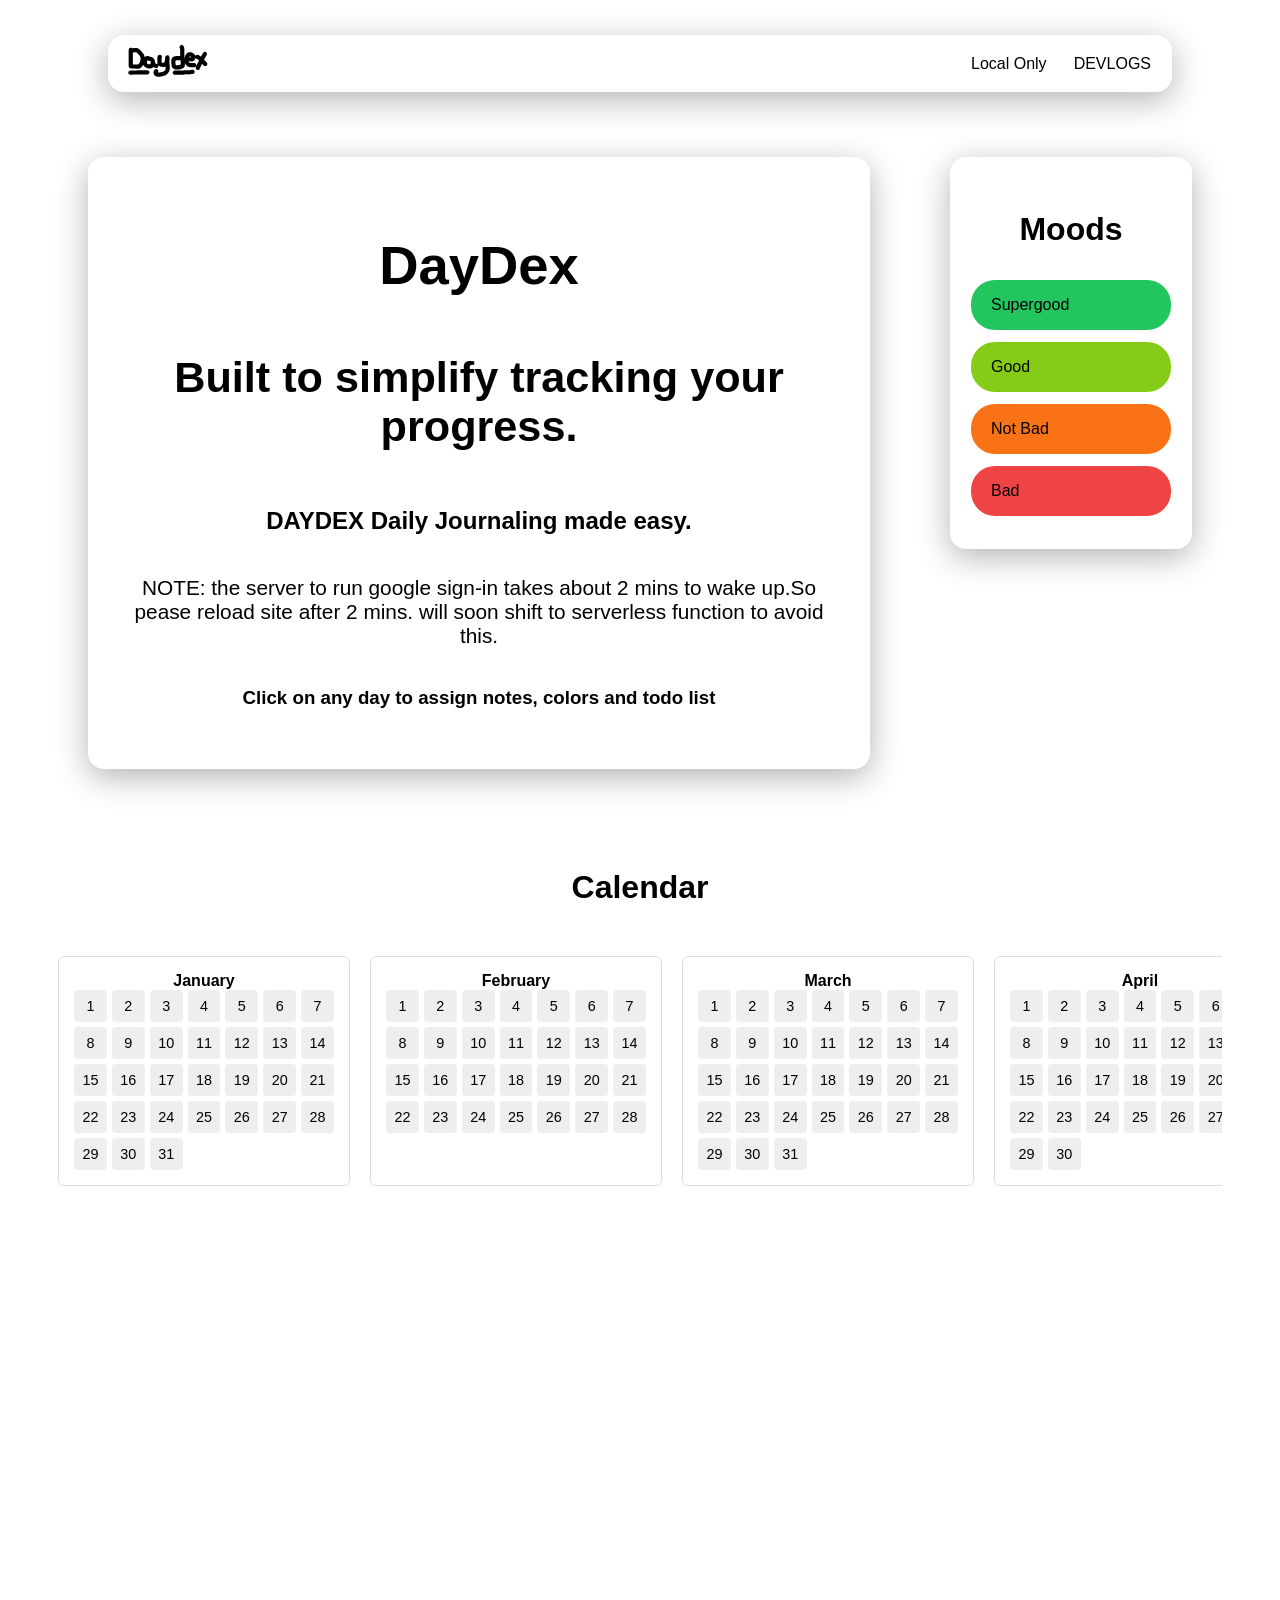
<file: Daydex/index.html>
<!DOCTYPE html>
<html lang="en">
    <head>
        <meta charset="UTF-8">
        <meta name="viewport" content="width=device-width, initial-scale=1.0">
        <title>DayDex</title>
        <link rel="stylesheet" href="sty.css">
    </head>
    <body>
        <header class="header">
            <div class="left-section">
                <img class="logo" src="daydex-bi.svg" alt="DayDex Logo">
            </div>
            <div class="right-section">
                <div>Local Only</div>
                <div>DEVLOGS</div>
            </div>
        </header>
        <div class="content">
            <div class="info">
                <div style="text-align: center;font-weight: 900;font-size: 1.7em;"><h1>DayDex</h1></div>
                <h2 style="text-align: center;font-weight: 700;font-size: 2.7em;font-weight: 700">Built to simplify tracking your progress.</h2>
                <h2 style="text-align: center">DAYDEX Daily Journaling made easy.</h2>
                <p style="text-align: center;font-size: 1.3em;">NOTE: the server to run google sign-in takes about 2 mins to wake up.So pease reload site after 2 mins. will soon shift to serverless function to avoid this.</p>
                <h3 style="text-align: center;">Click on any day to assign notes, colors and todo list</h3>
            </div>
            <div class="moods">
                <div class="c1"><h1>Moods</h1></div>
                <div class="c2"><p>Supergood</p></div>
                <div class="c3"><p>Good</p></div>
                <div class="c4"><p>Not Bad</p></div>
                <div class="c5"><p>Bad</p></div>
            </div>
        </div>
        <h1>Calendar</h1>
        <div class="calendar-container" id="calendar"></div>
        <script src="script.js"></script>
    </body>
</html>
</file>
<file: Daydex/sty.css>
body{
    background-image: url("C:/Users/saish/OneDrive/Desktop/Day/Daydex/wallhaven-pomle9.jpg");
    background-size: cover;       
    background-position: center;   
    background-repeat: no-repeat; 
    font-family: sans-serif;
    background-attachment: fixed;
    height: 3000px;
    
}

.header {
  height: 55px;
  margin-left: 100px;
  margin-right: 100px;
  display: flex;
  flex-direction: row;
  justify-content: space-between;
  position: relative;
  top: 0;
  left: 0;
  right: 0;
  z-index: 100;
  background :rgba(255, 255, 255, 0.15); 
  backdrop-filter: blur(12px);
  border: 1px solid rgba(255, 255, 255, 0.15);   
  border-radius: 16px;
  box-shadow: 0 8px 32px 0 rgba(0, 0, 0, 0.3);
  margin-top: 35px ;
  margin-bottom: 65px ;
}
.left-section{
    display: flex;
    align-items: center;
}
.middle-section{
    display: flex;
    align-items: center;
}
.right-section {
  width:180px;
  margin-right: 20px;
  display: flex;
  align-items: center;
  justify-content: space-between;
  flex-shrink: 0;
}
.logo{
    height: 60px;
}
.content{
    display:flex;
    flex-direction: row;
    flex-wrap: wrap;
    justify-content: space-evenly;
    align-items: space-evenly;
    margin-bottom: 100px;
}
.info{
    max-width: 700px;
    display: flex;
    flex-direction: column;
    align-items: center;
    justify-content: center;
    background :rgba(255, 255, 255, 0.15); 
    backdrop-filter: blur(12px);
    border: 1px solid rgba(255, 255, 255, 0.15);   
    border-radius: 16px;
    box-shadow: 0 8px 32px 0 rgba(0, 0, 0, 0.3);
    padding: 40px;
    
}
.moods{
    height: 350px;
    width: 200px;
    display: flex;
    flex-direction: column;
    align-items: space-evenly;
    justify-content: space-evenly;
    padding: 20px;
    background :rgba(255, 255, 255, 0.15); 
    backdrop-filter: blur(12px);
    border: 1px solid rgba(255, 255, 255, 0.15);   
    border-radius: 16px;
    box-shadow: 0 8px 32px 0 rgba(0, 0, 0, 0.3);
}
.c2,.c3,.c4,.c5{
    border-radius: 24px;
    padding-left: 20px;
}
.c1{
    text-align: center;
    
}
.c2{
    background-color: #22c55e;
    
}
.c3{
    background-color: #84cc16;
}
.c4{
    background-color: #f97316;
}
.c5{
    background-color: #ef4444;
}
h1 {
  text-align: center;
  margin-bottom: 20px;
}

/* Horizontal Scrolling Container */
.calendar-container {
    margin: 50px;
    display: flex;
    gap: 20px;
    overflow-x: auto;
    padding-bottom: 15px; /* Extra space so the scrollbar doesn't overlap cards */
    scroll-behavior: smooth;
    -webkit-overflow-scrolling: touch; /* Smooth scrolling on mobile devices */
}

.month {
  background: #ffffff;
  border: 1px solid #ddd;
  border-radius: 6px;
  padding: 15px;
  min-width: 260px; /* Ensures consistent month card widths */
  flex-shrink: 0;   /* Prevents cards from shrinking inside the flex row */
}

.month-title {
  text-align: center;
  font-weight: bold;
  margin-bottom: 10x;
}

.days-grid {
  display: grid;
  grid-template-columns: repeat(7, 1fr);
  gap: 5px;
  text-align: center;
}

.day {
  padding: 8px 0;
  background: #eee;
  border-radius: 4px;
  font-size: 0.9rem;
}
</file>
